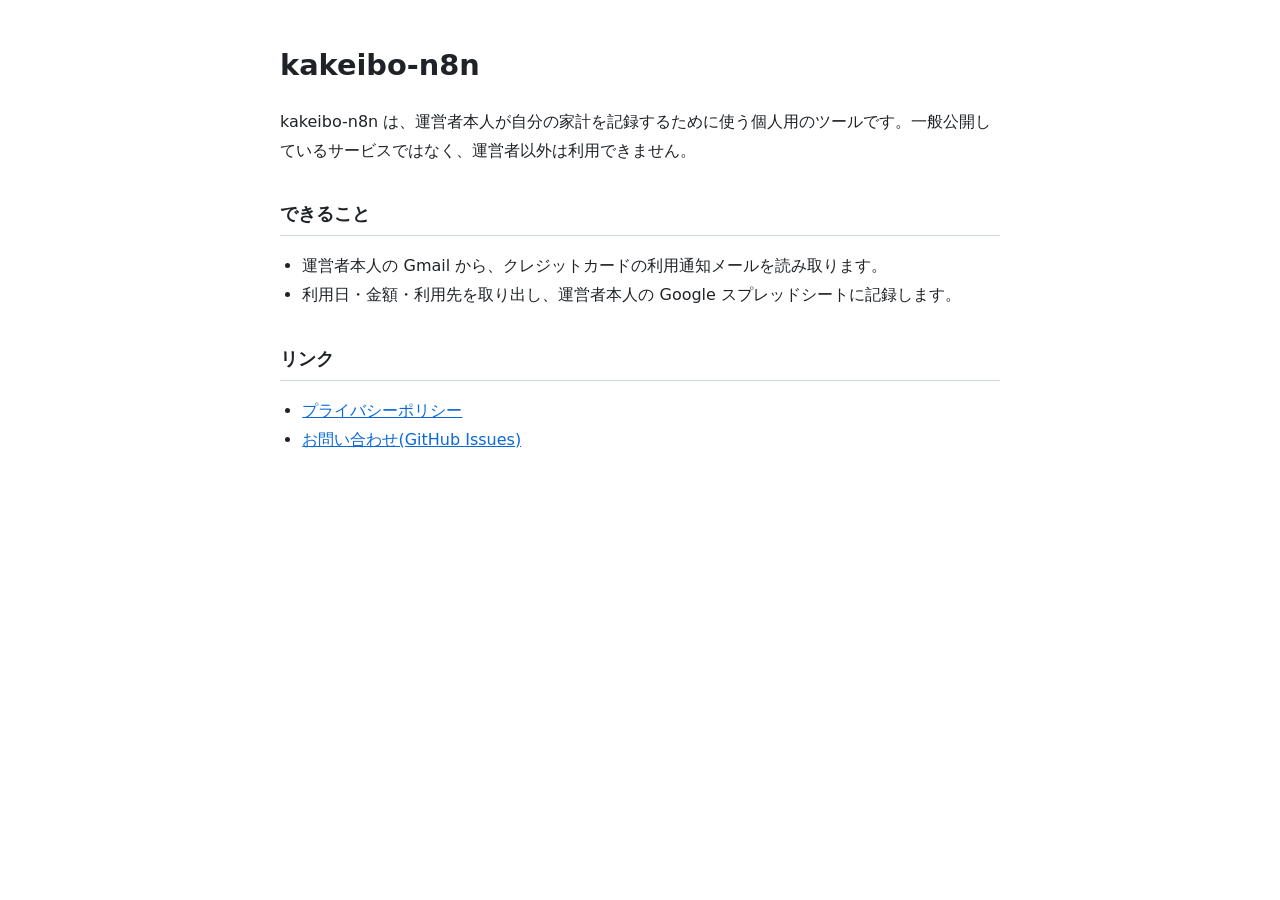
<file: index.html>
<!doctype html>
<html lang="ja">
<head>
<meta charset="utf-8">
<meta name="viewport" content="width=device-width, initial-scale=1">
<title>kakeibo-n8n</title>
<link rel="stylesheet" href="style.css">
</head>
<body>
<main>
  <h1>kakeibo-n8n</h1>
  <p>kakeibo-n8n は、運営者本人が自分の家計を記録するために使う個人用のツールです。一般公開しているサービスではなく、運営者以外は利用できません。</p>

  <h2>できること</h2>
  <ul>
    <li>運営者本人の Gmail から、クレジットカードの利用通知メールを読み取ります。</li>
    <li>利用日・金額・利用先を取り出し、運営者本人の Google スプレッドシートに記録します。</li>
  </ul>

  <h2>リンク</h2>
  <ul>
    <li><a href="privacy.html">プライバシーポリシー</a></li>
    <li><a href="https://github.com/mkmgtr/kakeibo-n8n-readme/issues">お問い合わせ(GitHub Issues)</a></li>
  </ul>
</main>
</body>
</html>
</file>
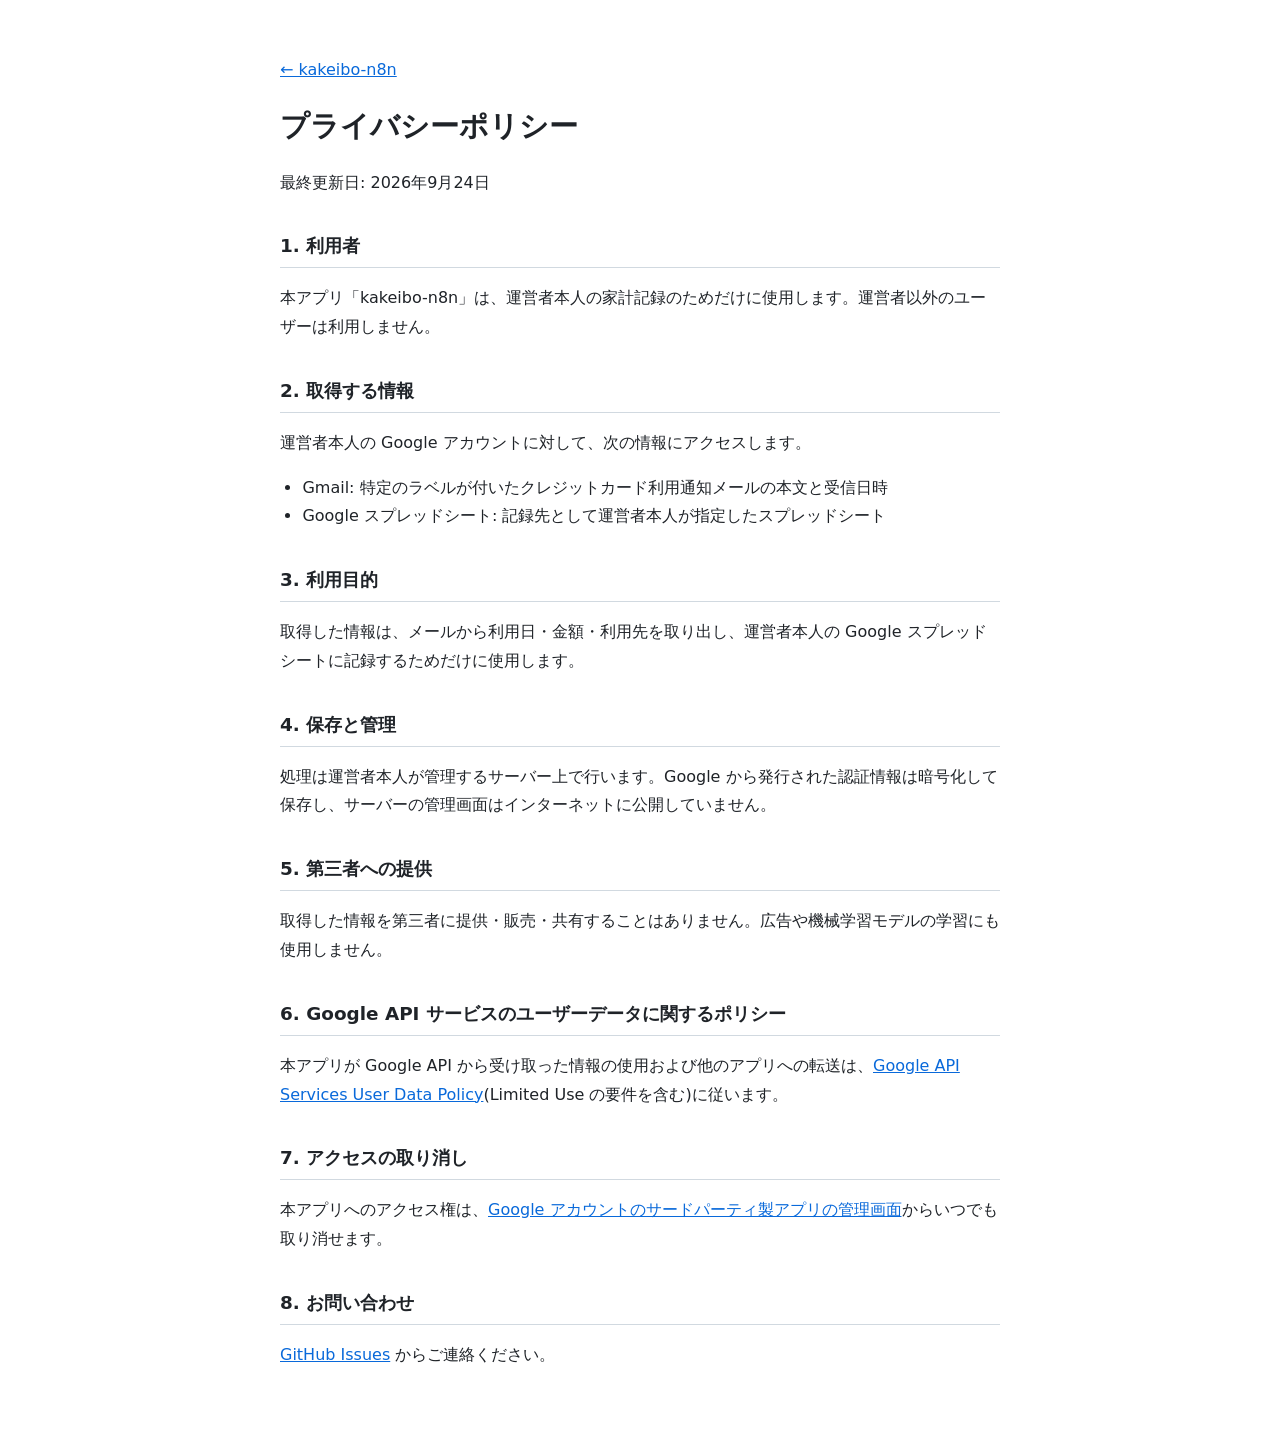
<file: privacy.html>
<!doctype html>
<html lang="ja">
<head>
<meta charset="utf-8">
<meta name="viewport" content="width=device-width, initial-scale=1">
<title>プライバシーポリシー | kakeibo-n8n</title>
<link rel="stylesheet" href="style.css">
</head>
<body>
<main>
  <p><a href="./">← kakeibo-n8n</a></p>
  <h1>プライバシーポリシー</h1>
  <p>最終更新日: 2026年9月24日</p>

  <h2>1. 利用者</h2>
  <p>本アプリ「kakeibo-n8n」は、運営者本人の家計記録のためだけに使用します。運営者以外のユーザーは利用しません。</p>

  <h2>2. 取得する情報</h2>
  <p>運営者本人の Google アカウントに対して、次の情報にアクセスします。</p>
  <ul>
    <li>Gmail: 特定のラベルが付いたクレジットカード利用通知メールの本文と受信日時</li>
    <li>Google スプレッドシート: 記録先として運営者本人が指定したスプレッドシート</li>
  </ul>

  <h2>3. 利用目的</h2>
  <p>取得した情報は、メールから利用日・金額・利用先を取り出し、運営者本人の Google スプレッドシートに記録するためだけに使用します。</p>

  <h2>4. 保存と管理</h2>
  <p>処理は運営者本人が管理するサーバー上で行います。Google から発行された認証情報は暗号化して保存し、サーバーの管理画面はインターネットに公開していません。</p>

  <h2>5. 第三者への提供</h2>
  <p>取得した情報を第三者に提供・販売・共有することはありません。広告や機械学習モデルの学習にも使用しません。</p>

  <h2>6. Google API サービスのユーザーデータに関するポリシー</h2>
  <p>本アプリが Google API から受け取った情報の使用および他のアプリへの転送は、<a href="https://developers.google.com/terms/api-services-user-data-policy">Google API Services User Data Policy</a>(Limited Use の要件を含む)に従います。</p>

  <h2>7. アクセスの取り消し</h2>
  <p>本アプリへのアクセス権は、<a href="https://myaccount.google.com/permissions">Google アカウントのサードパーティ製アプリの管理画面</a>からいつでも取り消せます。</p>

  <h2>8. お問い合わせ</h2>
  <p><a href="https://github.com/mkmgtr/kakeibo-n8n-readme/issues">GitHub Issues</a> からご連絡ください。</p>
</main>
</body>
</html>
</file>
<file: style.css>
:root {
  --bg: #ffffff;
  --fg: #1f2328;
  --muted: #59636e;
  --link: #0969da;
  --rule: #d1d9e0;
}
@media (prefers-color-scheme: dark) {
  :root {
    --bg: #0d1117;
    --fg: #e6edf3;
    --muted: #9198a1;
    --link: #4493f8;
    --rule: #3d444d;
  }
}
body {
  margin: 0;
  background: var(--bg);
  color: var(--fg);
  font-family: system-ui, -apple-system, "Hiragino Sans", "Yu Gothic UI", sans-serif;
  line-height: 1.8;
}
main {
  max-width: 720px;
  margin: 0 auto;
  padding: 40px 16px 64px;
}
h1 { font-size: 1.8rem; margin: 0 0 1rem; }
h2 {
  font-size: 1.15rem;
  margin: 2rem 0 0.5rem;
  padding-bottom: 0.3rem;
  border-bottom: 1px solid var(--rule);
}
a { color: var(--link); }
ul { padding-left: 1.4rem; }
</file>
